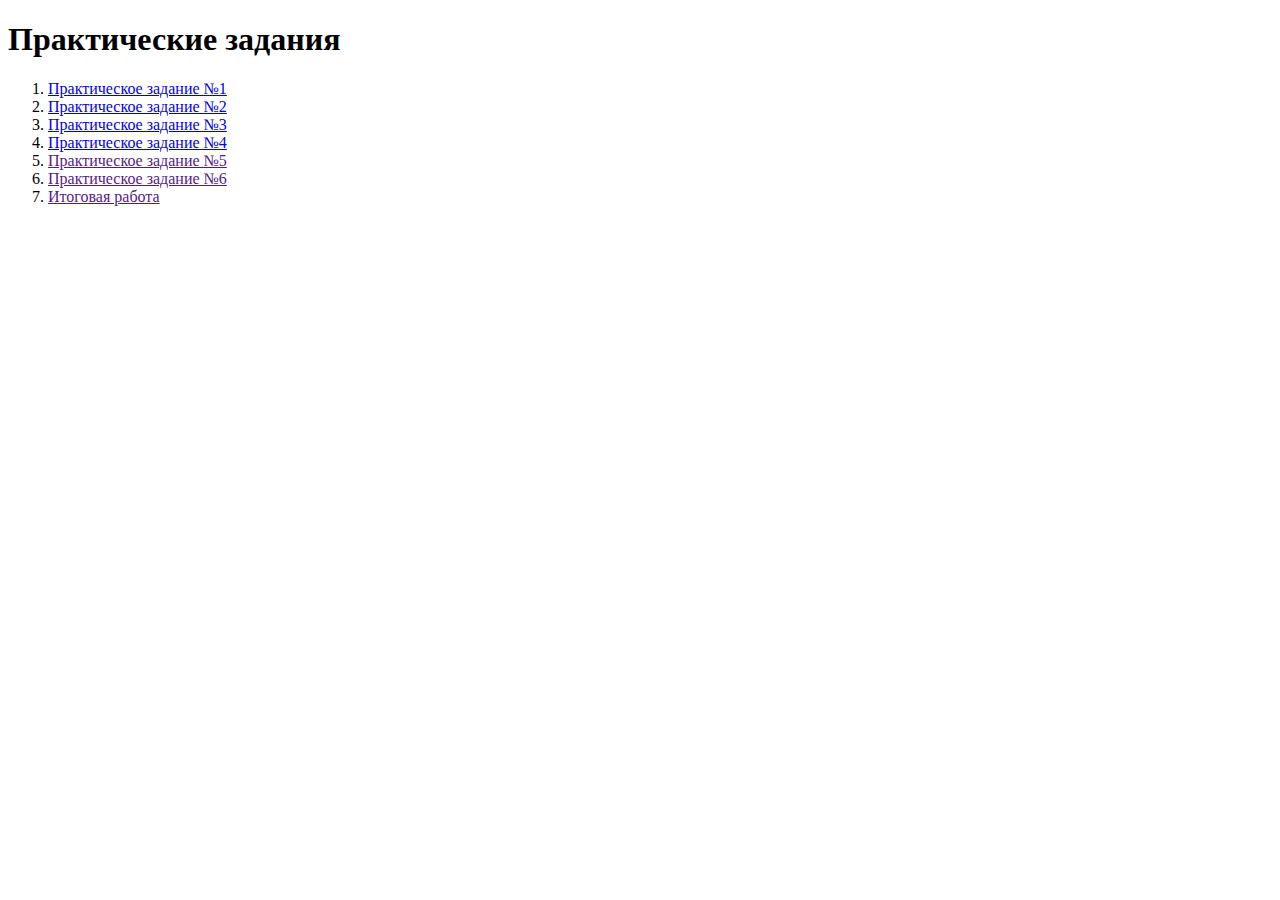
<file: index.html>
<!DOCTYPE html>
<html lang="en">
<head>
    <meta charset="UTF-8">
    <meta name="viewport" content="width=device-width, initial-scale=1.0">
   <title>1009 | WEB</title>
</head>
<body>

<!--
  h1 - заголовок
  ol - нумерованный список
  li -элемент списка
  a - ссылка
  <hr> - линия на всю страницу, разделение
  <p> - абзац?
  Ctr + / - комментарий
  <p>Текст<b>Слово</b></p> - жирным текст выделяет или одно слово (в теле текста)
  <p>Текст<i>Слово или тект</i></p> - курсивный текст (можно в теле текста)
  <p>Текст<u>Слово или тект</u></p> - построчное выделение (можно в теле текста)
  <i><b>Текст или Слово</i></b></p> - текст жирный + курсив выделяет одно слово или екст (в теле текста)
-->
<h1>Практические задания</h1>
<ol>
  <li>
  <a href="task1/task1.html">Практическое задание №1</a>
  </li>
  <li><a href="task2/task2.html"> Практическое задание №2</a>
  </li>
  <li><a href="task3/task3.html">Практическое задание №3</a>
  </li>
  <li>
     <a href="task4/task4.html">Практическое задание №4</a>
  </li>
  <li>
     <a href="">Практическое задание №5</a>
  </li>
  <li>
     <a href="">Практическое задание №6</a>
  </li>
  <li>
      <a href="">Итоговая работа</a>
              
         

</body>
</html>
</file>
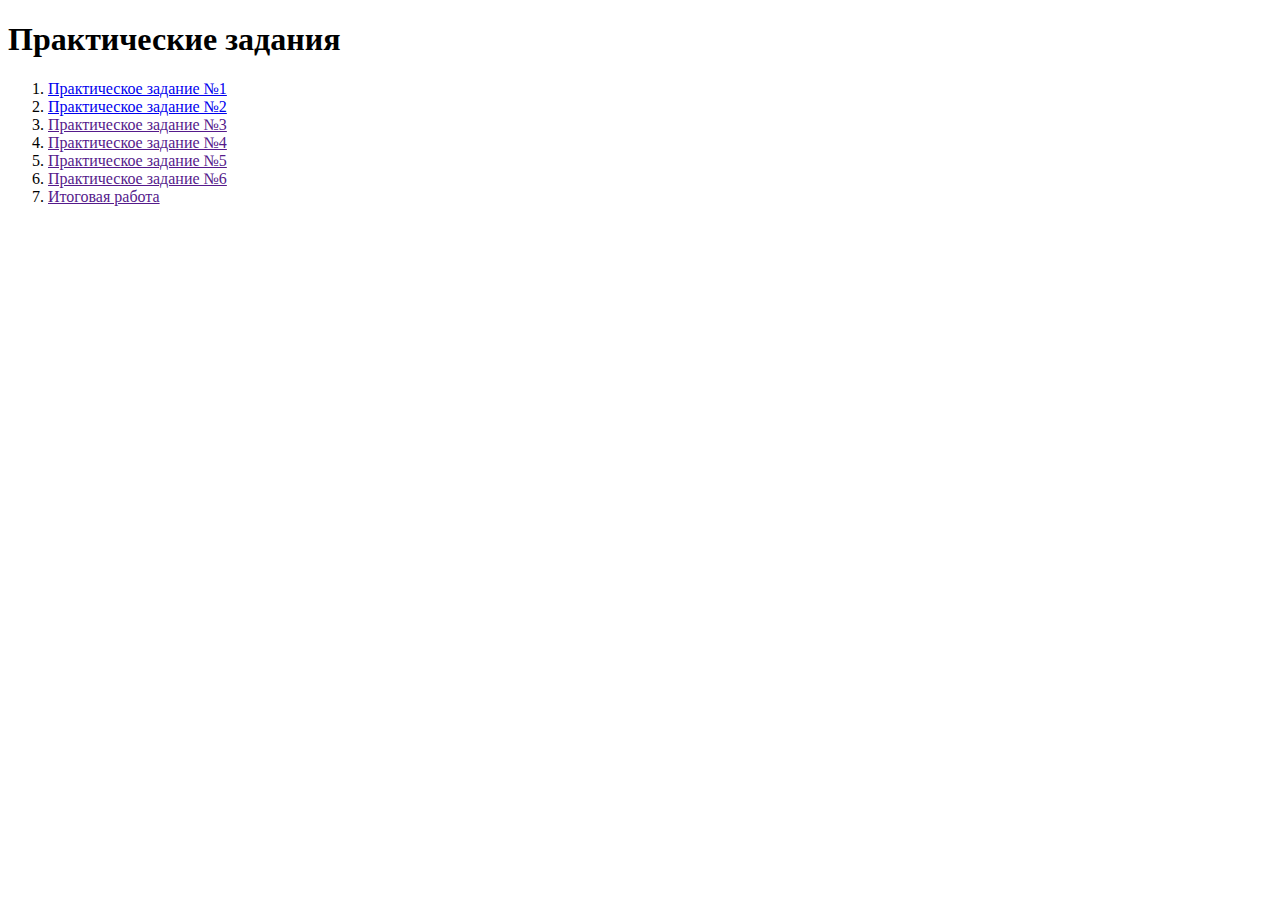
<file: 10.09.25/index.html>
<!DOCTYPE html>
<html lang="en">
<head>
    <meta charset="UTF-8">
    <meta name="viewport" content="width=device-width, initial-scale=1.0">
   <title>1009 | WEB</title>
</head>
<body>

<!--
  h1 - заголовок
  ol - нумерованный список
  li -элемент списка
  a - ссылка
  <hr> - линия на всю страницу, разделение
  <p> - абзац?
  Ctr + / - комментарий
  <p>Текст<b>Слово</b></p> - жирным текст выделяет или одно слово (в теле текста)
  <p>Текст<i>Слово или тект</i></p> - курсивный текст (можно в теле текста)
  <p>Текст<u>Слово или тект</u></p> - построчное выделение (можно в теле текста)
  <i><b>Текст или Слово</i></b></p> - текст жирный + курсив выделяет одно слово или екст (в теле текста)
-->
<h1>Практические задания</h1>
<ol>
  <li>
  <a href="task1/task1.html">Практическое задание №1</a>
  </li>
  <li><a href="task2/task2.html"> Практическое задание №2</a>
  </li>
  <li><a href="">Практическое задание №3</a>
  </li>
  <li>
     <a href="">Практическое задание №4</a>
  </li>
  <li>
     <a href="">Практическое задание №5</a>
  </li>
  <li>
     <a href="">Практическое задание №6</a>
  </li>
  <li>
      <a href="">Итоговая работа</a>
              
         

</body>
</html>
</file>
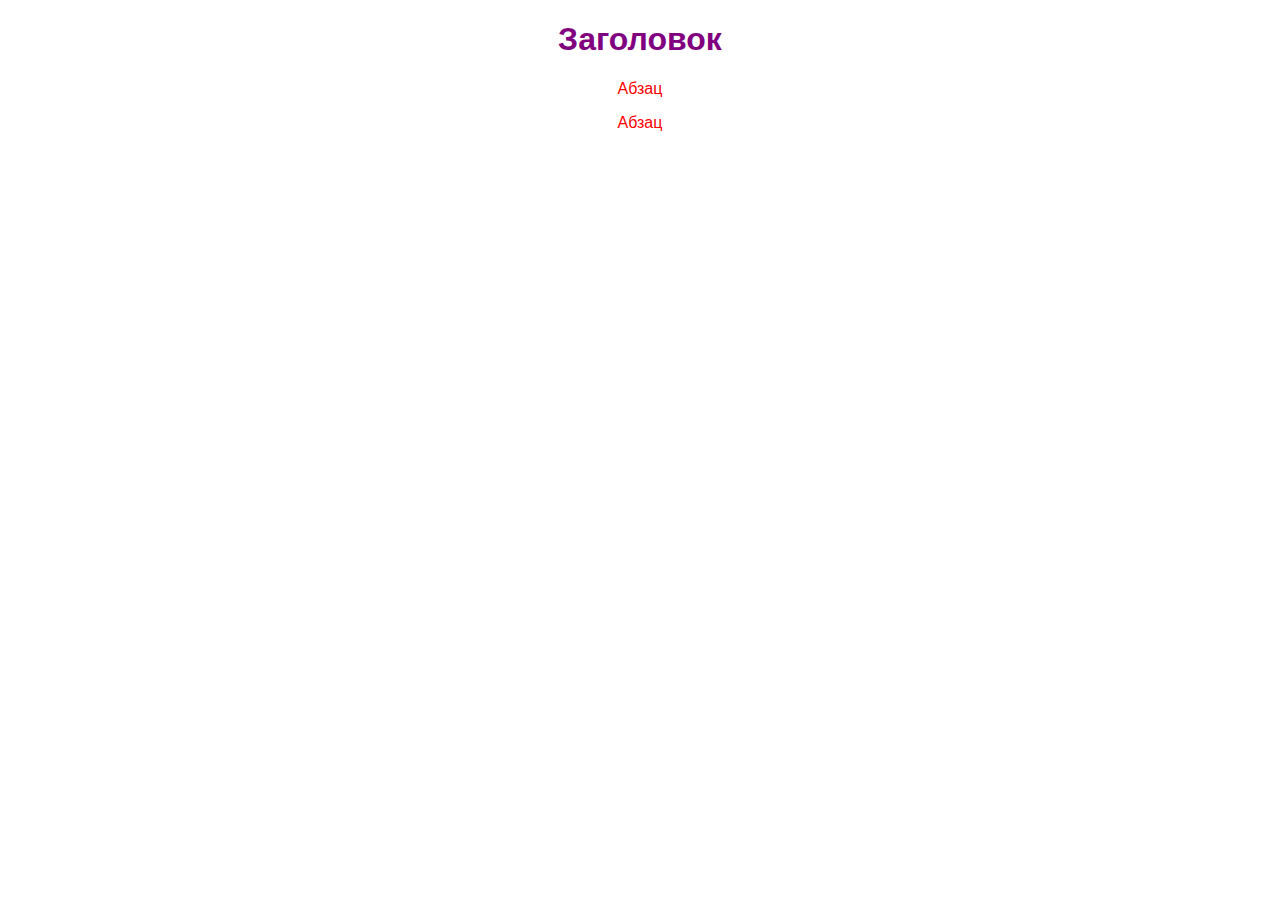
<file: 11.09.25/index.html>
<!DOCTYPE html>
<html lang="en">
<head>
    <meta charset="UTF-8">
    <meta name="viewport" content="width=device-width, initial-scale=1.0">
    <title>CSS</title>
    <link rel="stylesheet" href="style.css">
</head>
<body>
    <h1 class="purple-color">Заголовок</h1>
    <p>Абзац</p>
     <p class="puprle-color">Абзац</p>
     
</body>
</html>
</file>
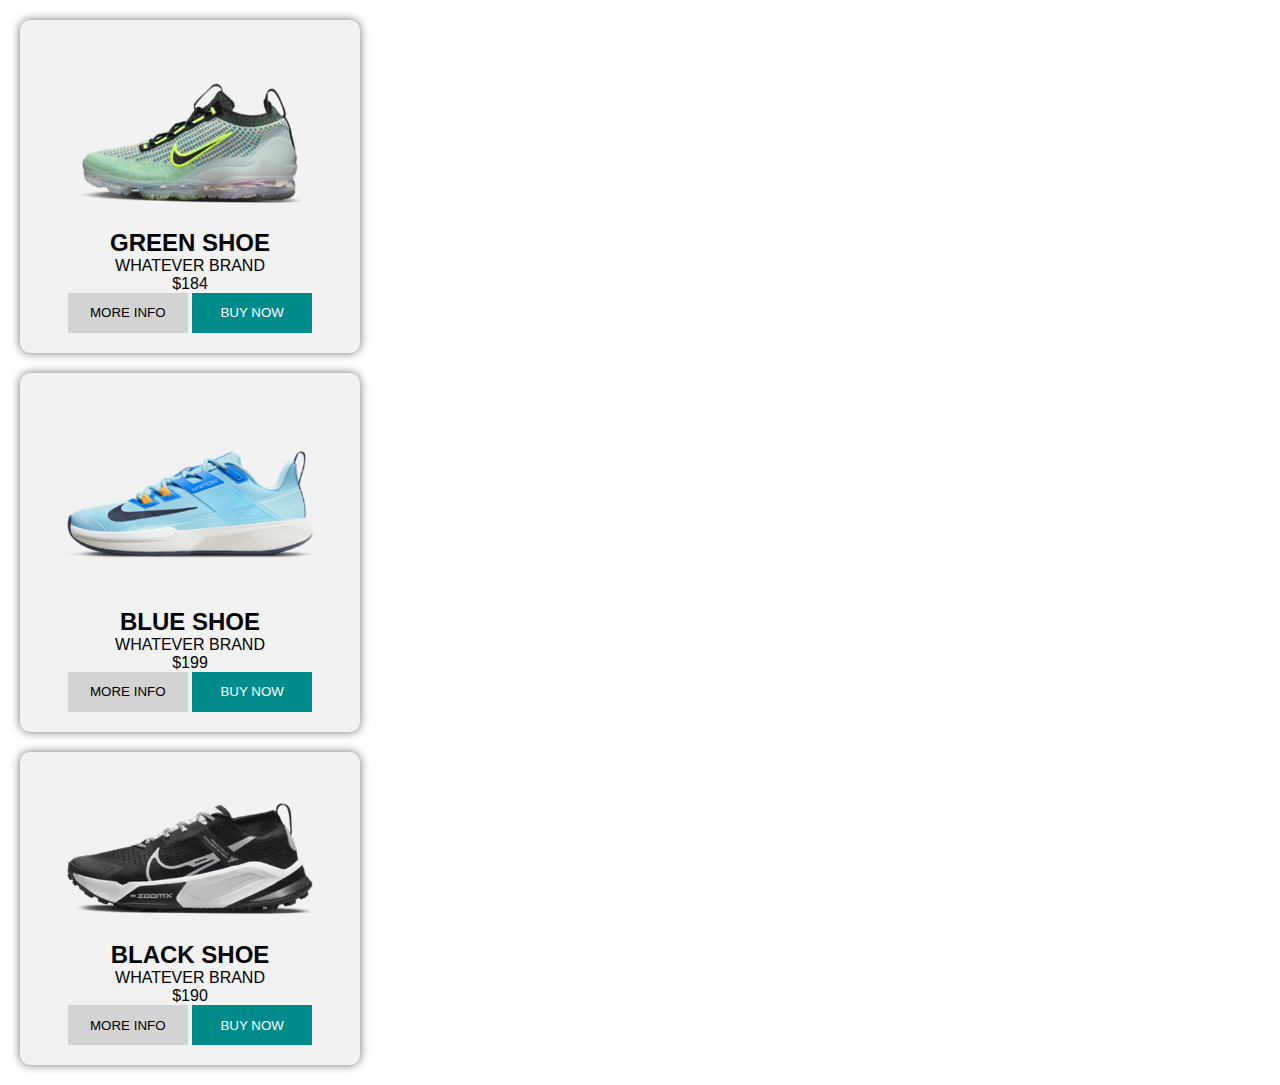
<file: 12.09.25/index.html>
<!DOCTYPE html>
<html lang="en">
<head>
    <meta charset="UTF-8">
    <meta name="viewport" content="width=device-width, initial-scale=1.0">
    <title>Document</title>
    <link rel="stylesheet" href="style.css">
</head>
<body>

    <div class="card">
    <img src="green.png" alt="Зеленые кросовки">
    <h3>green shoe</h3>
    <p class="brand">whatever brand</p>
    <p class="pric">$184</p>
    <button class="button-info">more info</button>
    <button class="button-buy">buy now</button>
    </div>
    <div class="card">
    <img src="blue.png" alt="Голубые кросовки">
    <h3>blue shoe</h3>
    <p class="brand">whatever brand</p>
    <p class="pric">$199</p>
    <button class="button-info">more info</button>
    <button class="button-buy">buy now</button>
    </div>
    <div class="card">
    <img src="black.png" alt="Черные кросовки">
    <h3>black shoe</h3>
    <p class="brand">whatever brand</p>
    <p class="pric">$190</p>
    <button class="button-info">more info</button>
    <button class="button-buy">buy now</button>
    </div>
</body>
</html>
</file>
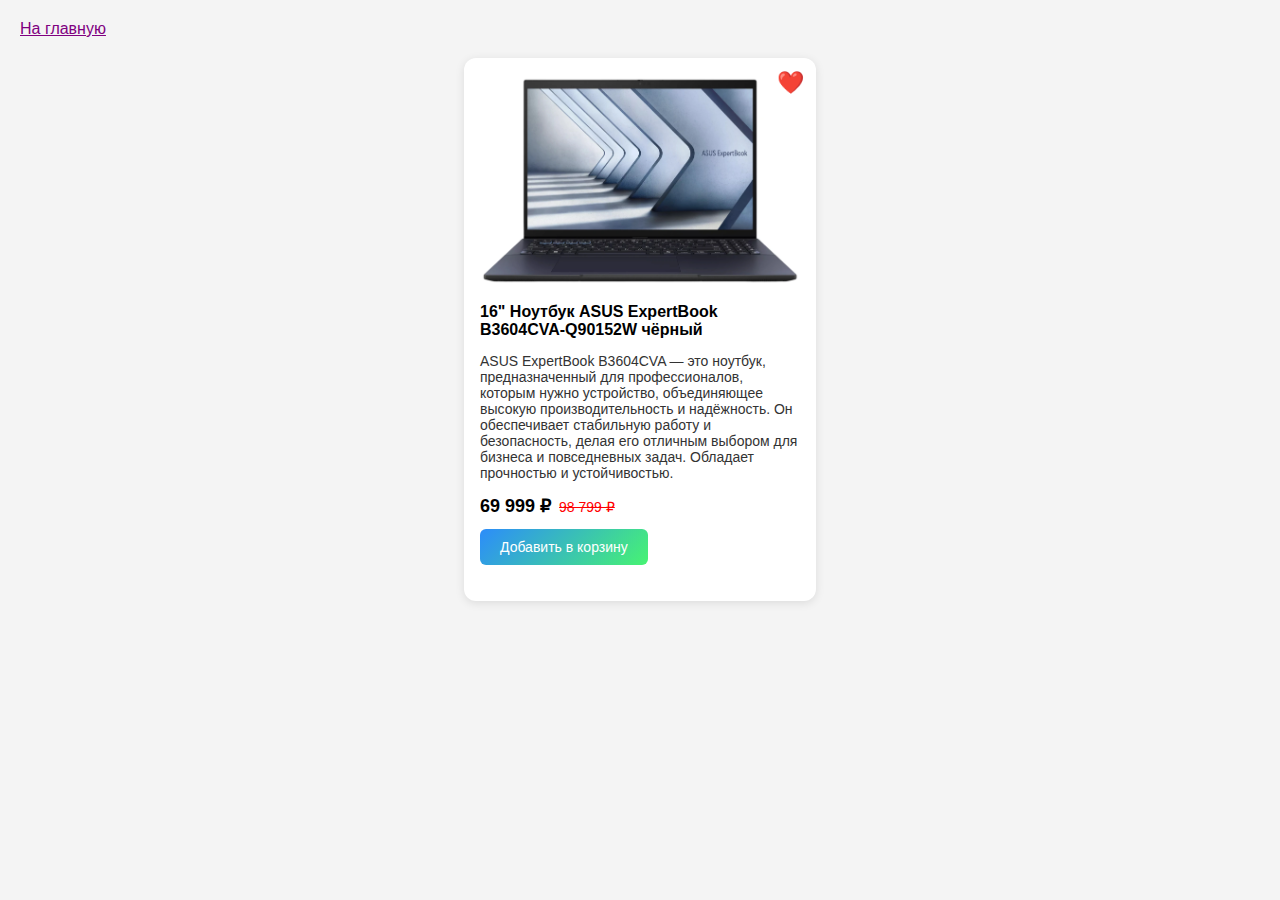
<file: task2.html>
<!DOCTYPE html>
<html lang="en">
<head>
    <meta charset="UTF-8">
    <meta name="viewport" content="width=device-width, initial-scale=1.0">
    <title>Document</title>
 <style>
    body {
      font-family: Arial, sans-serif;
      background-color: #f4f4f4;
      margin: 0;
      padding: 20px;
    }
    a {
      color: purple;
      text-decoration: underline;
      margin-bottom: 20px;
      display: inline-block;
    }
    .card {
      max-width: 320px;
      margin: 0 auto;
      background-color: white;
      border-radius: 12px;
      box-shadow: 0 2px 10px rgba(0, 0, 0, 0.1);
      padding: 16px;
      position: relative;
      transition: transform 0.3s ease, box-shadow 0.3s ease;
    }
    .card:hover {
      transform: scale(1.03);
      box-shadow: 0 4px 16px rgba(0, 0, 0, 0.2);
    }
    .card img {
      width: 100%;
      border-radius: 8px;
    }
    .heart {
      position: absolute;
      top: 12px;
      right: 12px;
      font-size: 22px;
      color: #e53935;
    }
    .card h3 {
      text-align: left;
      font-size: 16px;
      margin: 12px 0;
    }
    .card p {
      text-align: left;
      font-size: 14px;
      color: #333;
    }
    .price {
      margin: 12px 0;
      font-size: 18px;
      font-weight: bold;
      color: #000;
      text-align: left;
    }
    .old-price {
      text-decoration: line-through;
      color: red;
      margin-left: 8px;
      font-size: 14px;
      font-weight: normal;
    }
    .button {
      display: inline-block;
      padding: 10px 20px;
      background: linear-gradient(135deg, #2c8cfa, #47f372);
      color: white;
      border: none;
      border-radius: 6px;
      cursor: pointer;
      font-size: 14px;
      text-decoration: none;
      transition: background 0.4s ease fransform 0.2s ease;
    }
    .button:hover {
      background: linear-gradient(135deg, #2aa2da, #55ad6b);
      transform: scale(1.03);
    }
  </style>
</head>
<body>

  <a href="../index.html">На главную</a>

  <div class="card">
    <div class="heart">❤️</div>
    <img src="laptop.webp" alt="ASUS ExpertBook" />
    <h3>16" Ноутбук ASUS ExpertBook B3604CVA-Q90152W чёрный</h3>
    <p>
      ASUS ExpertBook B3604CVA — это ноутбук, предназначенный для профессионалов,
      которым нужно устройство, объединяющее высокую производительность и надёжность.
      Он обеспечивает стабильную работу и безопасность, делая его отличным выбором
      для бизнеса и повседневных задач. Обладает прочностью и устойчивостью.
    </p>
    <div class="price">
      69 999 ₽<span class="old-price">98 799 ₽</span>
    </div>
    <a href="#" class="button">Добавить в корзину</a>
  </div>

</body>
</html>
</file>
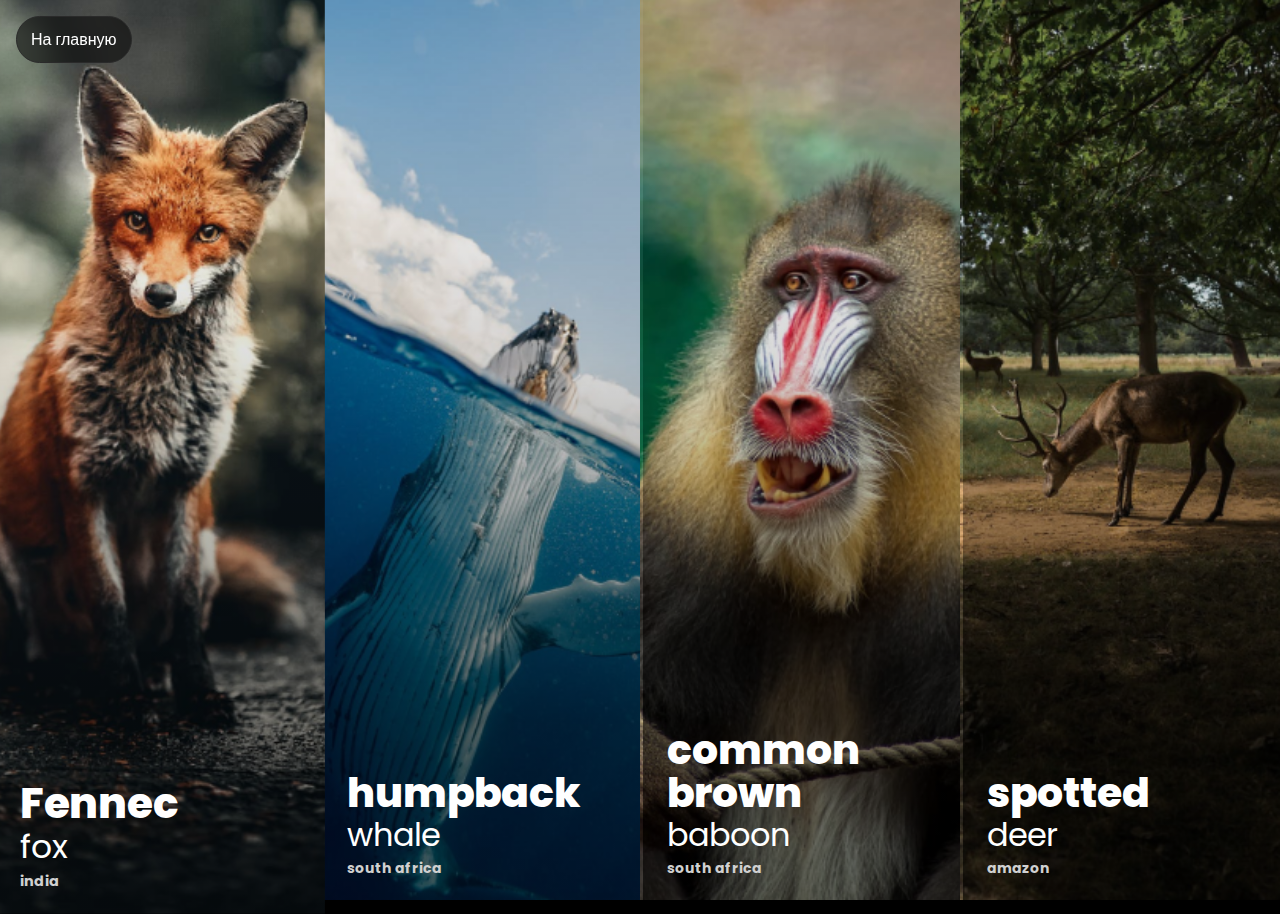
<file: task3.html>
<!doctype html>
<html lang="ru">
<head>
  <meta charset="utf-8" />
  <meta name="viewport" content="width=device-width, initial-scale=1" />
  <title>Задание 3 — FlexBox галерея</title>

  <!-- Подключаем ИМЕННО task3.css -->

<link rel="preconnect" href="https://fonts.googleapis.com">
<link rel="preconnect" href="https://fonts.gstatic.com" crossorigin>
<link href="https://fonts.googleapis.com/css2?family=Poppins:wght@400;600;800&display=swap" rel="stylesheet">
<link rel="stylesheet" href="task3.css">
<script src="click-pulse.js"></script> 

</head>
<body>
  <!-- Кнопка на главную -->
  <a class="home-btn" href="../index.html">На главную</a>

  <!-- FLEX-контейнер: 4 вертикальные колонки -->
  <main class="gallery" aria-label="FlexBox Gallery">
    <!-- 1: лиса -->
    <a class="tile" href="#!" style="--img:url('./fox-1.png')">
      <div class="caption">
        <h3>Fennec</h3>
        <p>fox</p>
        <h4>india</h4>
      </div>
    </a>

    <!-- 2: кит -->
    <a class="tile" href="#!" style="--img:url('./whale-2.png')">
      <div class="caption">
        <h3>humpback</h3>
        <p>whale</p>
        <h4>south africa</h4>
      </div>
    </a>

    <!-- 3: павиан -->
    <a class="tile" href="#!" style="--img:url('./baboon-3.png')">
      <div class="caption">
        <h3>common brown</h3>
        <p>baboon</p>
        <h4>south africa</h4>
      </div>
    </a>

    <!-- 4: олень (у тебя файл flex-1.png — используем его) -->
    <a class="tile" href="#!" style="--img:url('./deer-4.png')">
      <div class="caption">
        <h3>spotted</h3>
        <p>deer</p>
        <h4>amazon</h4>
      </div>
    </a>
  </main>

  <!-- Скрипт клика-мигания -->
  <script src="click-pulse.js"></script>
</body>
</html>
</file>
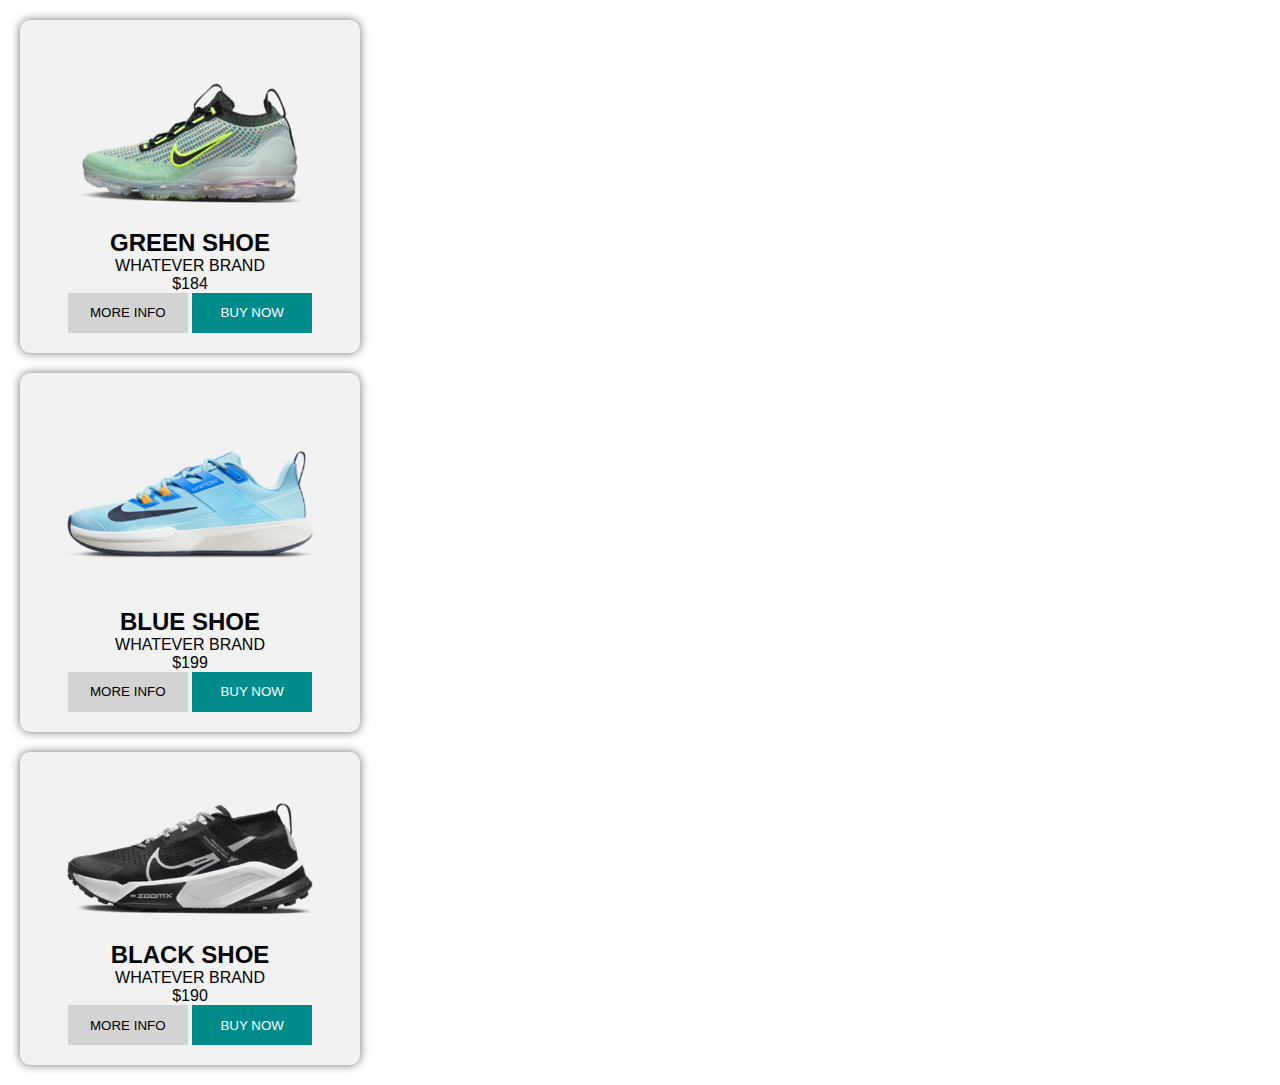
<file: 12.09.25/imdex.html>
<!DOCTYPE html>
<html lang="en">
<head>
    <meta charset="UTF-8">
    <meta name="viewport" content="width=device-width, initial-scale=1.0">
    <title>Document</title>
    <link rel="stylesheet" href="style.css">
</head>
<body>
    <div class="card">
    <img src="green.png" alt="Зеленые кросовки">
    <h3>green shoe</h3>
    <p class="brand">whatever brand</p>
    <p class="pric">$184</p>
    <button class="button-info">more info</button>
    <button class="button-buy">buy now</button>
    </div>

    <div class="card">
    <img src="blue.png" alt="Голубые кросовки">
    <h3>blue shoe</h3>
    <p class="brand">whatever brand</p>
    <p class="pric">$199</p>
    <button class="button-info">more info</button>
    <button class="button-buy">buy now</button>
    </div>

    <div class="card">
    <img src="black.png" alt="Черные кросовки">
    <h3>black shoe</h3>
    <p class="brand">whatever brand</p>
    <p class="pric">$190</p>
    <button class="button-info">more info</button>
    <button class="button-buy">buy now</button>
    </div>
</body>
</html>
</file>
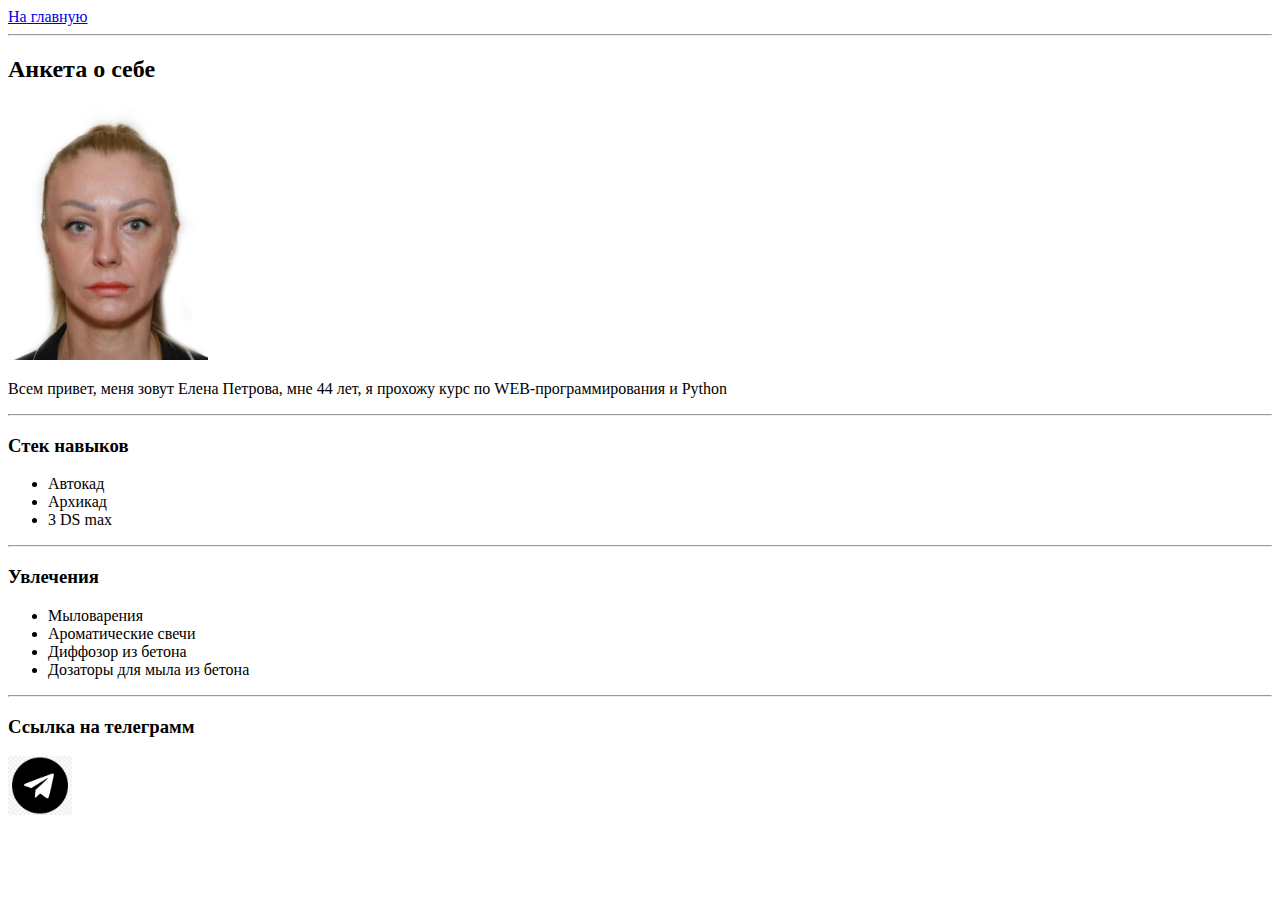
<file: task1/task1.html>
<!DOCTYPE html>
<html lang="en">
<head>
    <meta charset="UTF-8">
    <meta name="viewport" content="width=device-width, initial-scale=1.0">
    <title>Document</title>
</head>
<body>
    <a href="../index.html">На главную</a>
    <!DOCTYPE html>
<html lang="en">
<head>
    <meta charset="UTF-8">
    <meta name="viewport" content="width=device-width, initial-scale=1.0">
    <title>Document</title>
</head>
<body>
    <hr>
    <h2>Анкета о себе</h2>
<img src="Изображение WhatsApp 2025-09-15 в 15.02.49_4ed23f86.jpg" alt="Изображение человека" width="200px">
     <p>Всем привет, меня зовут Елена Петрова, мне 44 лет, я прохожу курс по WEB-программирования и Python</p>
     <hr>
     <h3>Стек навыков</h3>
     <ul></ul>
     <ul>
        <li>Автокад</li>
        <li>Архикад</li>
        <li>3 DS max</li>
        </ul>
<hr>
     <h3>Увлечения</h3>
     <ul></ul>
     <ul>
        <li>Мыловарения</li>
        <li>Ароматические свечи</li>
        <li>Диффозор из бетона</li>
        <li>Дозаторы для мыла из бетона</li>
        </ul>
        <hr>
        <h3>Ссылка на телеграмм</h3>
        <a href="https://t.me/Lena_LightWay">
<img width="64" src="telega.png" alt="Ссылка на телеграмм">
</a>

</body>
</html>
</file>
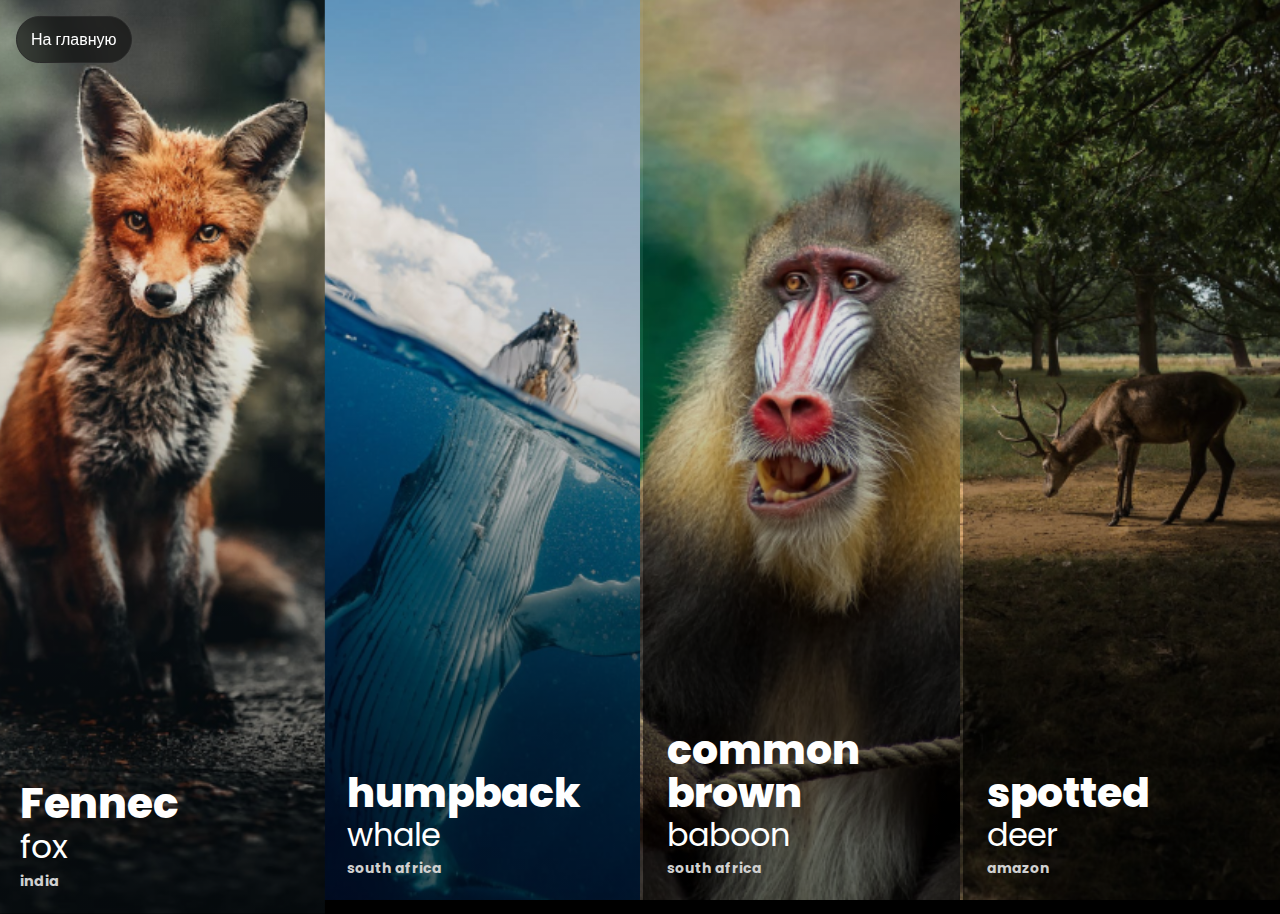
<file: task3/task3.html>
<!doctype html>
<html lang="ru">
<head>
  <meta charset="utf-8" />
  <meta name="viewport" content="width=device-width, initial-scale=1" />
  <title>Задание 3 — FlexBox галерея</title>

  <!-- Подключаем ИМЕННО task3.css -->

<link rel="preconnect" href="https://fonts.googleapis.com">
<link rel="preconnect" href="https://fonts.gstatic.com" crossorigin>
<link href="https://fonts.googleapis.com/css2?family=Poppins:wght@400;600;800&display=swap" rel="stylesheet">
<link rel="stylesheet" href="task3.css">
<script src="click-pukse.js"></script> 

</head>
<body>
  <!-- Кнопка на главную -->
  <a class="home-btn" href="../index.html">На главную</a>

  <!-- FLEX-контейнер: 4 вертикальные колонки -->
  <main class="gallery" aria-label="FlexBox Gallery">
    <!-- 1: лиса -->
    <a class="tile" href="#!" style="--img:url('./fox-1.png')">
      <div class="caption">
        <h3>Fennec</h3>
        <p>fox</p>
        <h4>india</h4>
      </div>
    </a>

    <!-- 2: кит -->
    <a class="tile" href="#!" style="--img:url('./whale-2.png')">
      <div class="caption">
        <h3>humpback</h3>
        <p>whale</p>
        <h4>south africa</h4>
      </div>
    </a>

    <!-- 3: павиан -->
    <a class="tile" href="#!" style="--img:url('./baboon-3.png')">
      <div class="caption">
        <h3>common brown</h3>
        <p>baboon</p>
        <h4>south africa</h4>
      </div>
    </a>

    <!-- 4: олень (у тебя файл flex-1.png — используем его) -->
    <a class="tile" href="#!" style="--img:url('./deer-4.png')">
      <div class="caption">
        <h3>spotted</h3>
        <p>deer</p>
        <h4>amazon</h4>
      </div>
    </a>
  </main>

  <!-- Скрипт клика-мигания -->
  <script src="click-pulse.js"></script>
</body>
</html>
</file>
<file: 11.09.25/style.css>
*{
    font-family: Arial;
    color:green
}

h1{
            /*Название: Значение; */
            color:blue;
            text-align: center;
        }
        p{
            color: red;
            text-align: center;
        }
.purple-color{
    color: purple;
}

#yellow-color{
    color: yellow;
}
</file>
<file: 12.09.25/style.css>
*{
font-family: Arial;
margin: 0;
padding: 0;
}

.card{
    width: 300px;
    background: rgb(242, 242, 242);
text-align: center;
margin: 20px;
padding: 20px;
border-radius: 10px;
box-shadow: 0px 0px 10px rgba(0, 0, 0, 0.555);
text-transform: uppercase;
}

img{
    width: 100%;
}

h3{
    font-size: 24px;
}

.price{
       font-size: 26px;
       color: darkcyan;
       font-weight: bold;
    margin-top: 10px;
    margin-bottom: 10px;
}

button{
    width: 120px;
    height: 40px;
    border: none;
    text-transform: uppercase;
    }

.button-info{
    background: lightgray;
    color: black;
}
.button-buy{
    background: darkcyan;
    color: white;
}
</file>
<file: task3.css>
/* СБРОС + шрифт, как просил преподаватель */
*{
  margin:0;
  padding:0;
  box-sizing:border-box;
  font-family:"Poppins", sans-serif;
}

/* Палитра */
:root{
  --bg:#000; 
  --text:#fff; 
  --muted:#d0d0d0;
  --divider:rgba(255,255,255,.06); /* тонкая светлая линия между колонками */
}

html,body{height:100%}
body{background:var(--bg); color:var(--text)}

/* 4 колонки ВСЕГДА в один ряд, на всю ширину и высоту экрана */
.gallery{
  display:flex;
  flex-wrap:nowrap;   /* не переносим на вторую строку */
  height:100vh;       /* вся галерея = экран */
  gap:0;              /* без щелей */
  overflow:visible;
}

/* Колонка/карточка */
.tile{
  position:relative;
  display:block;
  flex:0 0 25%;       /* ширина каждой колонки = 25% */
  width:25%;
  height:100vh;       /* ровно по экрану */
  background-image:var(--img);
  background-size:cover;          /* Заполняем колонку, края могут чуть обрезаться */
  background-position:center;
  background-repeat:no-repeat;
  color:#fff; text-decoration:none;

  /* тонкий разделитель между колонками */
  border-left:3px solid var(--divider);
  transform-origin:center center; /* масштаб из центра */
  transition:transform .25s ease, border-color .2s ease;
  z-index:0;
}
.tile:first-child{ border-left:none; }

/* Затемнение как в референсе */
.tile::after{
  content:"";
  position:absolute; inset:0;
  background:linear-gradient(0deg, rgba(0,0,0,.55) 20%, rgba(0,0,0,.15) 60%, rgba(0,0,0,0) 100%);
  z-index:0; transition:.25s opacity;
}
.tile:hover::after{ opacity:.85 }

/* ХОВЕР: симметричное увеличение по всему периметру */
.tile:hover{
  transform:scale(1.03);
  border-left-color:transparent; /* прячем линию слева, чтобы не было «зазора» */
  z-index:5;                     /* поверх соседей */
}

/* Подписи */
.caption{
  position:absolute; left:24px; right:24px; bottom:24px; z-index:1; line-height:1.05;
}
.caption h3{ margin:0 0 4px; font-weight:800; font-size:clamp(22px,3.2vw,42px) }
.caption p { margin:0 0 10px; font-size:clamp(18px,2.6vw,32px) }
.caption h4{ margin:0; color:var(--muted); font-size:clamp(12px,1.3vw,14px); text-transform:lowercase }

/* Кнопка На главную */
.home-btn{
  position:fixed; left:16px; top:16px; z-index:10;
  padding:10px 14px; border-radius:999px; text-decoration:none; color:#fff;
  background:rgba(0,0,0,.55); border:1px solid #2a2a2a; backdrop-filter:blur(6px);
  transition:.2s background,.2s transform;
}
.home-btn:hover{ background:rgba(0,0,0,.75); transform:translateY(-1px) }

/* Клик-мигание (если используешь JS) */
@keyframes pulseClick{0%{transform:scale(1)}50%{transform:scale(1.06)}100%{transform:scale(1)}}
.tile.pulse{ animation:pulseClick .35s ease }
@keyframes flash{from{opacity:0}50%{opacity:.8}to{opacity:0}}
.tile .flash{
  position:absolute; inset:0; pointer-events:none; z-index:2;
  background:radial-gradient(ellipse at center, rgba(255,255,255,.35), rgba(255,255,255,0) 60%);
  animation:flash .35s ease;
}
</file>
<file: task3/task3.css>
/* СБРОС + шрифт, как просил преподаватель */
*{
  margin:0;
  padding:0;
  box-sizing:border-box;
  font-family:"Poppins", sans-serif;
}

/* Палитра */
:root{
  --bg:#000; 
  --text:#fff; 
  --muted:#d0d0d0;
  --divider:rgba(255,255,255,.06); /* тонкая светлая линия между колонками */
}

html,body{height:100%}
body{background:var(--bg); color:var(--text)}

/* 4 колонки ВСЕГДА в один ряд, на всю ширину и высоту экрана */
.gallery{
  display:flex;
  flex-wrap:nowrap;   /* не переносим на вторую строку */
  height:100vh;       /* вся галерея = экран */
  gap:0;              /* без щелей */
  overflow:visible;
}

/* Колонка/карточка */
.tile{
  position:relative;
  display:block;
  flex:0 0 25%;       /* ширина каждой колонки = 25% */
  width:25%;
  height:100vh;       /* ровно по экрану */
  background-image:var(--img);
  background-size:cover;          /* Заполняем колонку, края могут чуть обрезаться */
  background-position:center;
  background-repeat:no-repeat;
  color:#fff; text-decoration:none;

  /* тонкий разделитель между колонками */
  border-left:3px solid var(--divider);
  transform-origin:center center; /* масштаб из центра */
  transition:transform .25s ease, border-color .2s ease;
  z-index:0;
}
.tile:first-child{ border-left:none; }

/* Затемнение как в референсе */
.tile::after{
  content:"";
  position:absolute; inset:0;
  background:linear-gradient(0deg, rgba(0,0,0,.55) 20%, rgba(0,0,0,.15) 60%, rgba(0,0,0,0) 100%);
  z-index:0; transition:.25s opacity;
}
.tile:hover::after{ opacity:.85 }

/* ХОВЕР: симметричное увеличение по всему периметру */
.tile:hover{
  transform:scale(1.03);
  border-left-color:transparent; /* прячем линию слева, чтобы не было «зазора» */
  z-index:5;                     /* поверх соседей */
}

/* Подписи */
.caption{
  position:absolute; left:24px; right:24px; bottom:24px; z-index:1; line-height:1.05;
}
.caption h3{ margin:0 0 4px; font-weight:800; font-size:clamp(22px,3.2vw,42px) }
.caption p { margin:0 0 10px; font-size:clamp(18px,2.6vw,32px) }
.caption h4{ margin:0; color:var(--muted); font-size:clamp(12px,1.3vw,14px); text-transform:lowercase }

/* Кнопка На главную */
.home-btn{
  position:fixed; left:16px; top:16px; z-index:10;
  padding:10px 14px; border-radius:999px; text-decoration:none; color:#fff;
  background:rgba(0,0,0,.55); border:1px solid #2a2a2a; backdrop-filter:blur(6px);
  transition:.2s background,.2s transform;
}
.home-btn:hover{ background:rgba(0,0,0,.75); transform:translateY(-1px) }

/* Клик-мигание (если используешь JS) */
@keyframes pulseClick{0%{transform:scale(1)}50%{transform:scale(1.06)}100%{transform:scale(1)}}
.tile.pulse{ animation:pulseClick .35s ease }
@keyframes flash{from{opacity:0}50%{opacity:.8}to{opacity:0}}
.tile .flash{
  position:absolute; inset:0; pointer-events:none; z-index:2;
  background:radial-gradient(ellipse at center, rgba(255,255,255,.35), rgba(255,255,255,0) 60%);
  animation:flash .35s ease;
}
</file>
